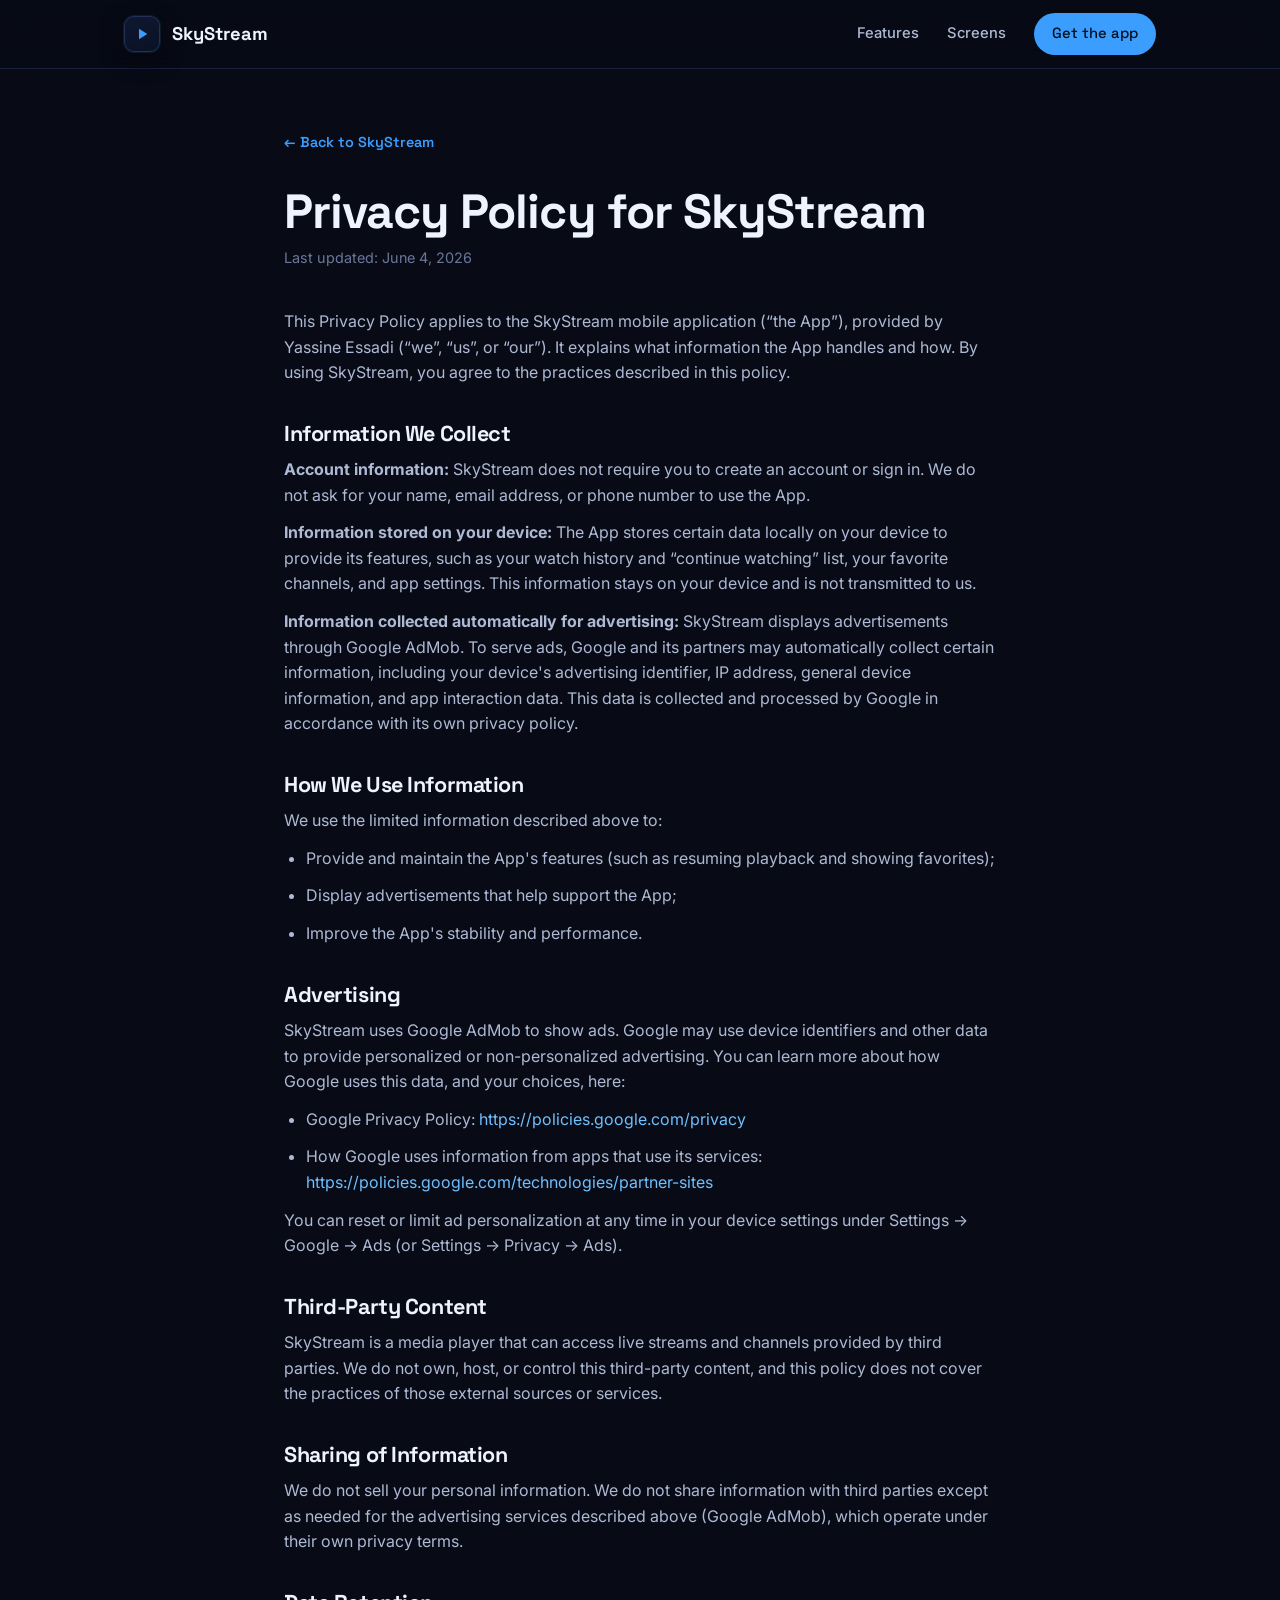
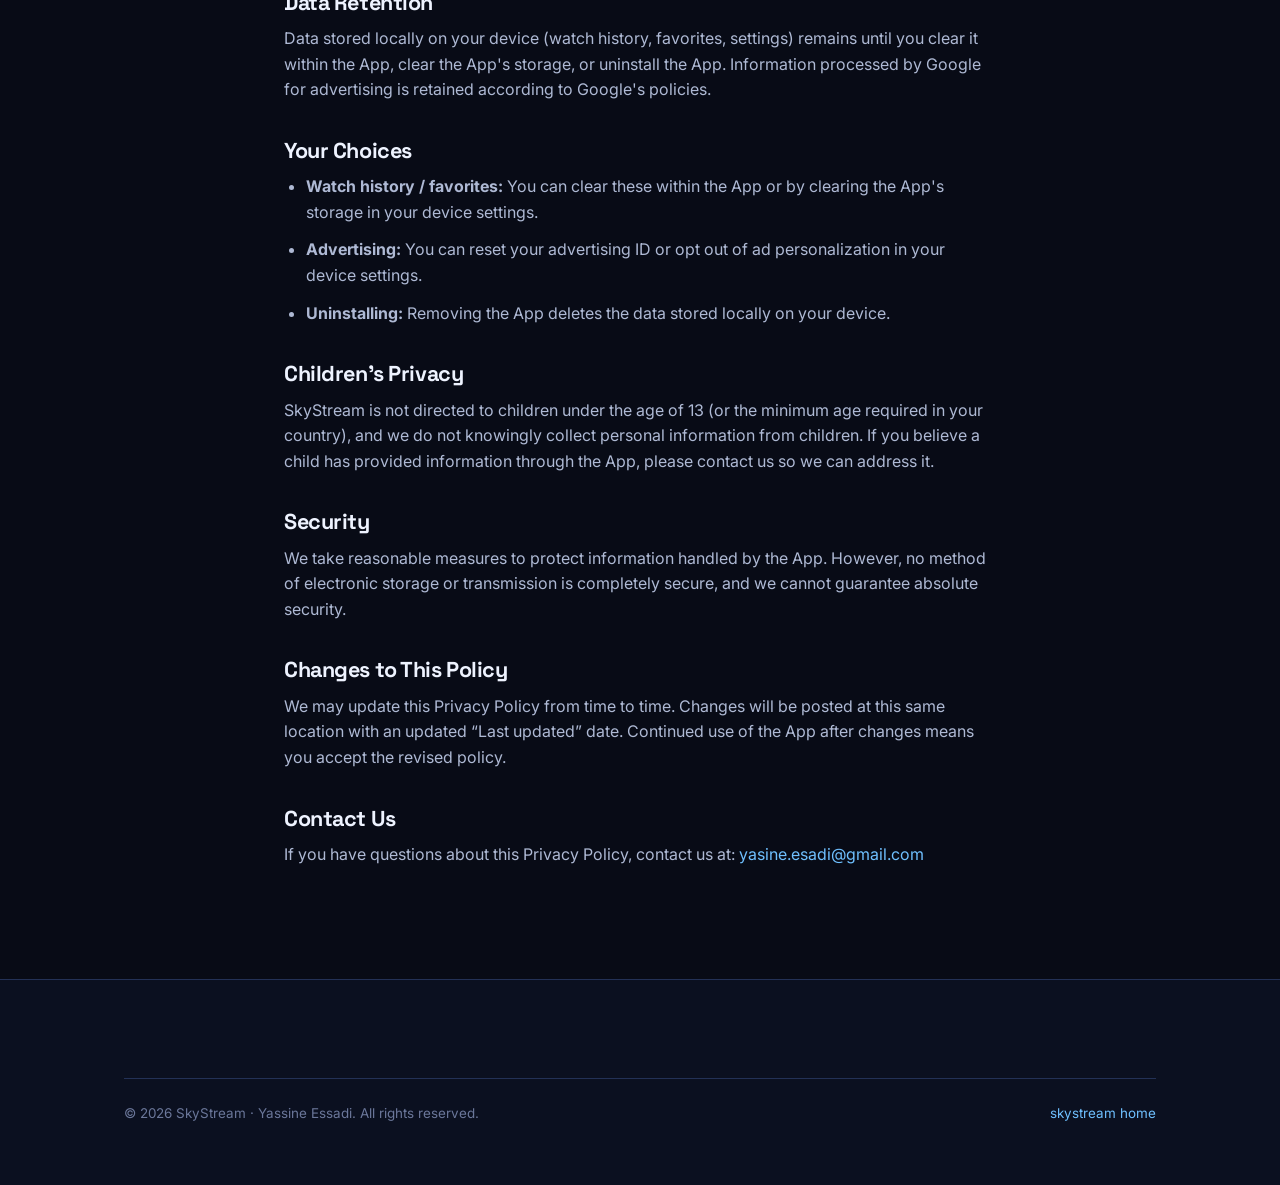
<file: privacy-policy.html>
<!DOCTYPE html>
<html lang="en">
<head>
  <meta charset="UTF-8" />
  <meta name="viewport" content="width=device-width, initial-scale=1.0" />
  <title>Privacy Policy — SkyStream</title>
  <meta name="description" content="Privacy policy for the SkyStream IPTV player Android app, provided by Yassine Essadi." />
  <link rel="preconnect" href="https://fonts.googleapis.com" />
  <link rel="preconnect" href="https://fonts.gstatic.com" crossorigin />
  <link href="https://fonts.googleapis.com/css2?family=Space+Grotesk:wght@500;600;700&family=Inter:wght@400;500;600&display=swap" rel="stylesheet" />
  <link rel="stylesheet" href="styles.css" />
</head>
<body>
  <header class="nav">
    <div class="wrap">
      <a class="brand" href="index.html">
        <span class="glyph" aria-hidden="true"><svg viewBox="0 0 24 24" fill="none"><path d="M8 5v14l11-7L8 5z" fill="#3b9eff"/></svg></span>
        SkyStream
      </a>
      <nav class="nav-links" aria-label="Primary">
        <a href="index.html#features">Features</a>
        <a href="index.html#screens">Screens</a>
        <a class="nav-cta" href="https://play.google.com/store/apps/details?id=com.essadi.skystream">Get the app</a>
      </nav>
    </div>
  </header>

  <main class="legal">
    <div class="wrap">
      <a class="back" href="index.html">← Back to SkyStream</a>
      <h1>Privacy Policy for SkyStream</h1>
      <p class="updated">Last updated: June 4, 2026</p>

      <p>This Privacy Policy applies to the SkyStream mobile application (“the App”), provided by Yassine Essadi (“we”, “us”, or “our”). It explains what information the App handles and how. By using SkyStream, you agree to the practices described in this policy.</p>

      <h2>Information We Collect</h2>
      <p><strong>Account information:</strong> SkyStream does not require you to create an account or sign in. We do not ask for your name, email address, or phone number to use the App.</p>
      <p><strong>Information stored on your device:</strong> The App stores certain data locally on your device to provide its features, such as your watch history and “continue watching” list, your favorite channels, and app settings. This information stays on your device and is not transmitted to us.</p>
      <p><strong>Information collected automatically for advertising:</strong> SkyStream displays advertisements through Google AdMob. To serve ads, Google and its partners may automatically collect certain information, including your device's advertising identifier, IP address, general device information, and app interaction data. This data is collected and processed by Google in accordance with its own privacy policy.</p>

      <h2>How We Use Information</h2>
      <p>We use the limited information described above to:</p>
      <ul>
        <li>Provide and maintain the App's features (such as resuming playback and showing favorites);</li>
        <li>Display advertisements that help support the App;</li>
        <li>Improve the App's stability and performance.</li>
      </ul>

      <h2>Advertising</h2>
      <p>SkyStream uses Google AdMob to show ads. Google may use device identifiers and other data to provide personalized or non-personalized advertising. You can learn more about how Google uses this data, and your choices, here:</p>
      <ul>
        <li>Google Privacy Policy: <a href="https://policies.google.com/privacy">https://policies.google.com/privacy</a></li>
        <li>How Google uses information from apps that use its services: <a href="https://policies.google.com/technologies/partner-sites">https://policies.google.com/technologies/partner-sites</a></li>
      </ul>
      <p>You can reset or limit ad personalization at any time in your device settings under Settings → Google → Ads (or Settings → Privacy → Ads).</p>

      <h2>Third-Party Content</h2>
      <p>SkyStream is a media player that can access live streams and channels provided by third parties. We do not own, host, or control this third-party content, and this policy does not cover the practices of those external sources or services.</p>

      <h2>Sharing of Information</h2>
      <p>We do not sell your personal information. We do not share information with third parties except as needed for the advertising services described above (Google AdMob), which operate under their own privacy terms.</p>

      <h2>Data Retention</h2>
      <p>Data stored locally on your device (watch history, favorites, settings) remains until you clear it within the App, clear the App's storage, or uninstall the App. Information processed by Google for advertising is retained according to Google's policies.</p>

      <h2>Your Choices</h2>
      <ul>
        <li><strong>Watch history / favorites:</strong> You can clear these within the App or by clearing the App's storage in your device settings.</li>
        <li><strong>Advertising:</strong> You can reset your advertising ID or opt out of ad personalization in your device settings.</li>
        <li><strong>Uninstalling:</strong> Removing the App deletes the data stored locally on your device.</li>
      </ul>

      <h2>Children's Privacy</h2>
      <p>SkyStream is not directed to children under the age of 13 (or the minimum age required in your country), and we do not knowingly collect personal information from children. If you believe a child has provided information through the App, please contact us so we can address it.</p>

      <h2>Security</h2>
      <p>We take reasonable measures to protect information handled by the App. However, no method of electronic storage or transmission is completely secure, and we cannot guarantee absolute security.</p>

      <h2>Changes to This Policy</h2>
      <p>We may update this Privacy Policy from time to time. Changes will be posted at this same location with an updated “Last updated” date. Continued use of the App after changes means you accept the revised policy.</p>

      <h2>Contact Us</h2>
      <p>If you have questions about this Privacy Policy, contact us at: <a href="mailto:yasine.esadi@gmail.com">yasine.esadi@gmail.com</a></p>
    </div>
  </main>

  <footer>
    <div class="wrap">
      <div class="foot-base">
        <span>© 2026 SkyStream · Yassine Essadi. All rights reserved.</span>
        <span><a href="index.html" style="color:var(--sky-bright)">skystream home</a></span>
      </div>
    </div>
  </footer>
</body>
</html>
</file>
<file: styles.css>
/* ============================================================
   SkyStream — landing page styles
   Palette: night-sky navy + sky blue, with a "live signal"
   pulse as the signature motif.
   ============================================================ */

:root {
  --bg:        #080b16;
  --bg-2:      #0b1020;
  --surface:   #121a30;
  --surface-2: #18233f;
  --line:      #233156;
  --sky:       #3b9eff;   /* the app's accent */
  --sky-bright:#6fc0ff;
  --sky-deep:  #1d6fd6;
  --online:    #34d399;   /* the app's "online/working" green */
  --offline:   #f0556a;
  --ink:       #eef3ff;
  --ink-soft:  #aeb9d4;
  --ink-mute:  #6b779a;

  --font-display: "Space Grotesk", system-ui, sans-serif;
  --font-body:    "Inter", system-ui, -apple-system, sans-serif;

  --maxw: 1080px;
  --radius: 18px;
}

* { box-sizing: border-box; margin: 0; padding: 0; }

html { scroll-behavior: smooth; }

body {
  font-family: var(--font-body);
  background: var(--bg);
  color: var(--ink);
  line-height: 1.6;
  -webkit-font-smoothing: antialiased;
  overflow-x: hidden;
}

a { color: inherit; text-decoration: none; }
img { display: block; max-width: 100%; }

.wrap { width: 100%; max-width: var(--maxw); margin-inline: auto; padding-inline: 24px; }

.eyebrow {
  font-family: var(--font-display);
  text-transform: uppercase;
  letter-spacing: .22em;
  font-size: .72rem;
  font-weight: 600;
  color: var(--sky);
  display: inline-flex;
  align-items: center;
  gap: 10px;
}
.eyebrow::before {
  content: "";
  width: 26px; height: 1px;
  background: linear-gradient(90deg, var(--sky), transparent);
}

h1, h2, h3 { font-family: var(--font-display); line-height: 1.08; letter-spacing: -0.02em; }

/* ---------- Top nav ---------- */
.nav {
  position: sticky; top: 0; z-index: 50;
  backdrop-filter: blur(14px);
  background: rgba(8,11,22,.72);
  border-bottom: 1px solid rgba(35,49,86,.6);
}
.nav .wrap { display: flex; align-items: center; justify-content: space-between; height: 68px; }
.brand { display: flex; align-items: center; gap: 12px; font-family: var(--font-display); font-weight: 700; font-size: 1.15rem; }
.brand .glyph {
  width: 36px; height: 36px; border-radius: 10px;
  background: linear-gradient(160deg, #0e1830, #0a1124);
  border: 1px solid var(--line);
  display: grid; place-items: center;
  box-shadow: 0 0 0 1px rgba(59,158,255,.12), 0 8px 24px rgba(0,0,0,.4);
}
.brand .glyph svg { width: 18px; height: 18px; }
.nav-links { display: flex; align-items: center; gap: 28px; }
.nav-links a { color: var(--ink-soft); font-size: .92rem; font-weight: 500; transition: color .2s; }
.nav-links a:hover { color: var(--ink); }
.nav-cta {
  font-family: var(--font-display); font-weight: 600; font-size: .85rem;
  padding: 9px 18px; border-radius: 999px;
  background: var(--sky); color: #02101f !important;
  transition: transform .2s, box-shadow .2s;
}
.nav-cta:hover { transform: translateY(-1px); box-shadow: 0 8px 20px rgba(59,158,255,.35); }
@media (max-width: 720px){ .nav-links a:not(.nav-cta){ display:none; } }

/* ---------- Hero ---------- */
.hero { position: relative; padding: 84px 0 96px; overflow: hidden; }
.hero::before { /* sky-glow */
  content:""; position:absolute; inset:-30% 0 auto 0; height: 720px;
  background:
    radial-gradient(60% 50% at 72% 18%, rgba(59,158,255,.20), transparent 70%),
    radial-gradient(50% 50% at 12% 0%, rgba(29,111,214,.16), transparent 70%);
  pointer-events:none;
}
.hero .wrap { position: relative; display: grid; grid-template-columns: 1.05fr .95fr; gap: 48px; align-items: center; }
.hero-copy h1 {
  font-size: clamp(2.6rem, 6vw, 4.1rem);
  font-weight: 700; margin: 20px 0 18px;
}
.hero-copy h1 .grad {
  background: linear-gradient(110deg, var(--sky-bright), var(--sky) 60%, var(--sky-deep));
  -webkit-background-clip: text; background-clip: text; color: transparent;
}
.hero-copy p.lede { font-size: 1.12rem; color: var(--ink-soft); max-width: 30ch; }
.hero-actions { display: flex; flex-wrap: wrap; gap: 14px; margin-top: 30px; }

.btn {
  display: inline-flex; align-items: center; gap: 11px;
  font-family: var(--font-display); font-weight: 600;
  padding: 14px 22px; border-radius: 14px; font-size: .98rem;
  transition: transform .2s, box-shadow .2s, background .2s, border-color .2s;
}
.btn-play { background: var(--sky); color: #02101f; box-shadow: 0 10px 30px rgba(59,158,255,.30); }
.btn-play:hover { transform: translateY(-2px); box-shadow: 0 16px 40px rgba(59,158,255,.42); }
.btn-play small { display: block; font-size: .62rem; font-weight: 500; letter-spacing: .12em; text-transform: uppercase; opacity: .7; line-height: 1; margin-bottom: 2px; }
.btn-play strong { font-size: 1.02rem; line-height: 1; }
.btn-ghost { background: transparent; color: var(--ink); border: 1px solid var(--line); }
.btn-ghost:hover { border-color: var(--sky); transform: translateY(-2px); }

.hero-meta { display: flex; gap: 26px; margin-top: 34px; }
.hero-meta .stat .n { font-family: var(--font-display); font-weight: 700; font-size: 1.5rem; color: var(--ink); }
.hero-meta .stat .l { font-size: .78rem; color: var(--ink-mute); letter-spacing: .04em; }
.hero-meta .stat .n .dot { color: var(--online); }

/* ---- hero device + pulse signature ---- */
.hero-stage { position: relative; display: grid; place-items: center; }
.pulse { position: absolute; inset: 0; display: grid; place-items: center; pointer-events: none; }
.pulse span {
  position: absolute; width: 120px; height: 120px; border-radius: 50%;
  border: 1px solid rgba(59,158,255,.45);
  animation: ring 3.6s ease-out infinite;
}
.pulse span:nth-child(2){ animation-delay: 1.2s; }
.pulse span:nth-child(3){ animation-delay: 2.4s; }
@keyframes ring {
  0%   { transform: scale(.4); opacity: .8; }
  100% { transform: scale(4.4); opacity: 0; }
}
.device {
  position: relative; z-index: 2;
  width: 280px; border-radius: 38px; padding: 10px;
  background: linear-gradient(160deg, #1a2540, #0c1428);
  border: 1px solid var(--line);
  box-shadow: 0 40px 80px rgba(2,8,23,.7), 0 0 0 1px rgba(59,158,255,.10);
}
.device img { border-radius: 30px; width: 100%; }
.device::after { /* notch */
  content:""; position:absolute; top: 20px; left: 50%; transform: translateX(-50%);
  width: 90px; height: 6px; border-radius: 4px; background: rgba(255,255,255,.08);
}
.float-chip {
  position: absolute; z-index: 3;
  display: inline-flex; align-items: center; gap: 8px;
  font-family: var(--font-display); font-weight: 600; font-size: .82rem;
  padding: 9px 13px; border-radius: 12px;
  background: rgba(18,26,48,.92); border: 1px solid var(--line);
  backdrop-filter: blur(8px); box-shadow: 0 12px 30px rgba(0,0,0,.4);
}
.float-chip .live { width: 9px; height: 9px; border-radius: 50%; background: var(--online); box-shadow: 0 0 10px var(--online); }
.float-chip.one { top: 14%; left: -8%; }
.float-chip.two { bottom: 18%; right: -10%; }
.float-chip .ms { color: var(--online); }
@media (max-width: 900px){
  .hero .wrap { grid-template-columns: 1fr; gap: 56px; }
  .hero-copy { text-align: center; }
  .hero-copy p.lede { max-width: none; }
  .hero-actions, .hero-meta { justify-content: center; }
  .eyebrow { justify-content: center; }
  .float-chip.one { left: 2%; } .float-chip.two { right: 2%; }
}

/* ---------- Section scaffolding ---------- */
section { position: relative; }
.section-head { max-width: 620px; margin-bottom: 52px; }
.section-head h2 { font-size: clamp(1.9rem, 4vw, 2.7rem); font-weight: 700; margin: 16px 0 14px; }
.section-head p { color: var(--ink-soft); font-size: 1.05rem; }

.features { padding: 96px 0; }
.feature-grid { display: grid; grid-template-columns: repeat(3, 1fr); gap: 18px; }
.card {
  position: relative; background: var(--surface);
  border: 1px solid var(--line); border-radius: var(--radius);
  padding: 30px 26px; overflow: hidden;
  transition: transform .25s, border-color .25s, background .25s;
}
.card:hover { transform: translateY(-4px); border-color: rgba(59,158,255,.5); background: var(--surface-2); }
.card .ic {
  width: 46px; height: 46px; border-radius: 12px; margin-bottom: 20px;
  display: grid; place-items: center;
  background: linear-gradient(160deg, rgba(59,158,255,.18), rgba(59,158,255,.04));
  border: 1px solid rgba(59,158,255,.3);
}
.card .ic svg { width: 22px; height: 22px; stroke: var(--sky-bright); }
.card h3 { font-size: 1.18rem; font-weight: 600; margin-bottom: 9px; }
.card p { color: var(--ink-soft); font-size: .95rem; }
.card.wide { grid-column: span 2; }
@media (max-width: 860px){ .feature-grid { grid-template-columns: 1fr 1fr; } .card.wide { grid-column: span 2; } }
@media (max-width: 560px){ .feature-grid { grid-template-columns: 1fr; } .card.wide { grid-column: span 1; } }

/* ---------- Format support strip ---------- */
.formats { padding: 30px 0 96px; }
.format-panel {
  background: linear-gradient(160deg, var(--surface), var(--bg-2));
  border: 1px solid var(--line); border-radius: 24px; padding: 40px;
}
.format-panel h3 { font-size: 1.4rem; margin-bottom: 6px; }
.format-panel .sub { color: var(--ink-mute); font-size: .92rem; margin-bottom: 28px; }
.format-list { display: flex; flex-wrap: wrap; gap: 12px; }
.fmt {
  display: inline-flex; align-items: center; gap: 10px;
  padding: 11px 16px; border-radius: 12px;
  background: rgba(255,255,255,.02); border: 1px solid var(--line);
  font-family: var(--font-display); font-weight: 600; font-size: .92rem;
}
.fmt .tag { color: var(--ink-mute); font-family: var(--font-body); font-weight: 400; font-size: .82rem; }
.fmt .mk { width: 18px; height: 18px; flex: none; }
.fmt.ok { border-color: rgba(52,211,153,.35); }
.fmt.ok .mk { stroke: var(--online); }
.fmt.no { opacity: .55; }
.fmt.no .mk { stroke: var(--offline); }

/* ---------- Gallery ---------- */
.gallery { padding: 0 0 100px; }
.shots { display: grid; grid-template-columns: repeat(4, 1fr); gap: 18px; }
.shot {
  border-radius: 22px; overflow: hidden; border: 1px solid var(--line);
  background: var(--surface); transition: transform .25s, border-color .25s;
}
.shot:hover { transform: translateY(-5px); border-color: rgba(59,158,255,.45); }
.shot img { width: 100%; }
.shot figcaption {
  font-family: var(--font-display); font-size: .82rem; font-weight: 500;
  color: var(--ink-soft); padding: 13px 16px; border-top: 1px solid var(--line);
}
@media (max-width: 880px){ .shots { grid-template-columns: 1fr 1fr; } }

/* ---------- CTA band ---------- */
.cta-band { padding: 70px 0 96px; }
.cta-inner {
  position: relative; overflow: hidden;
  background: linear-gradient(135deg, var(--sky-deep), var(--sky));
  border-radius: 28px; padding: 56px 48px; text-align: center;
}
.cta-inner::before {
  content:""; position:absolute; inset: 0;
  background: radial-gradient(40% 80% at 80% -10%, rgba(255,255,255,.25), transparent 60%);
}
.cta-inner h2 { position: relative; color: #04121f; font-size: clamp(1.8rem, 4vw, 2.6rem); font-weight: 700; }
.cta-inner p { position: relative; color: rgba(4,18,31,.78); margin: 12px auto 28px; max-width: 46ch; font-size: 1.05rem; }
.cta-inner .btn { position: relative; background: #04121f; color: #eaf4ff; }
.cta-inner .btn:hover { background: #02080f; }

/* ---------- Footer ---------- */
footer { border-top: 1px solid var(--line); padding: 54px 0 60px; background: var(--bg-2); }
.foot-grid { display: flex; justify-content: space-between; gap: 40px; flex-wrap: wrap; }
.foot-brand { max-width: 30ch; }
.foot-brand p { color: var(--ink-mute); font-size: .9rem; margin-top: 14px; }
.foot-cols { display: flex; gap: 64px; flex-wrap: wrap; }
.foot-col h4 { font-family: var(--font-display); font-size: .78rem; text-transform: uppercase; letter-spacing: .16em; color: var(--ink-mute); margin-bottom: 16px; }
.foot-col a { display: block; color: var(--ink-soft); font-size: .92rem; margin-bottom: 11px; transition: color .2s; }
.foot-col a:hover { color: var(--sky-bright); }
.foot-base { margin-top: 44px; padding-top: 24px; border-top: 1px solid var(--line); display: flex; justify-content: space-between; gap: 16px; flex-wrap: wrap; color: var(--ink-mute); font-size: .84rem; }

/* ---------- Legal page ---------- */
.legal { padding: 60px 0 100px; }
.legal .wrap { max-width: 760px; }
.legal h1 { font-size: clamp(2rem, 5vw, 3rem); font-weight: 700; margin-bottom: 8px; }
.legal .updated { color: var(--ink-mute); font-size: .9rem; margin-bottom: 40px; }
.legal h2 { font-size: 1.35rem; margin: 36px 0 12px; color: var(--ink); }
.legal p, .legal li { color: var(--ink-soft); margin-bottom: 12px; }
.legal ul { padding-left: 22px; }
.legal a { color: var(--sky-bright); }
.legal .back { display: inline-flex; align-items: center; gap: 8px; color: var(--sky); font-family: var(--font-display); font-weight: 600; font-size: .9rem; margin-bottom: 32px; }

/* ---------- Motion / a11y ---------- */
:focus-visible { outline: 2px solid var(--sky-bright); outline-offset: 3px; border-radius: 4px; }
@media (prefers-reduced-motion: reduce) {
  * { animation: none !important; scroll-behavior: auto; }
}
</file>
